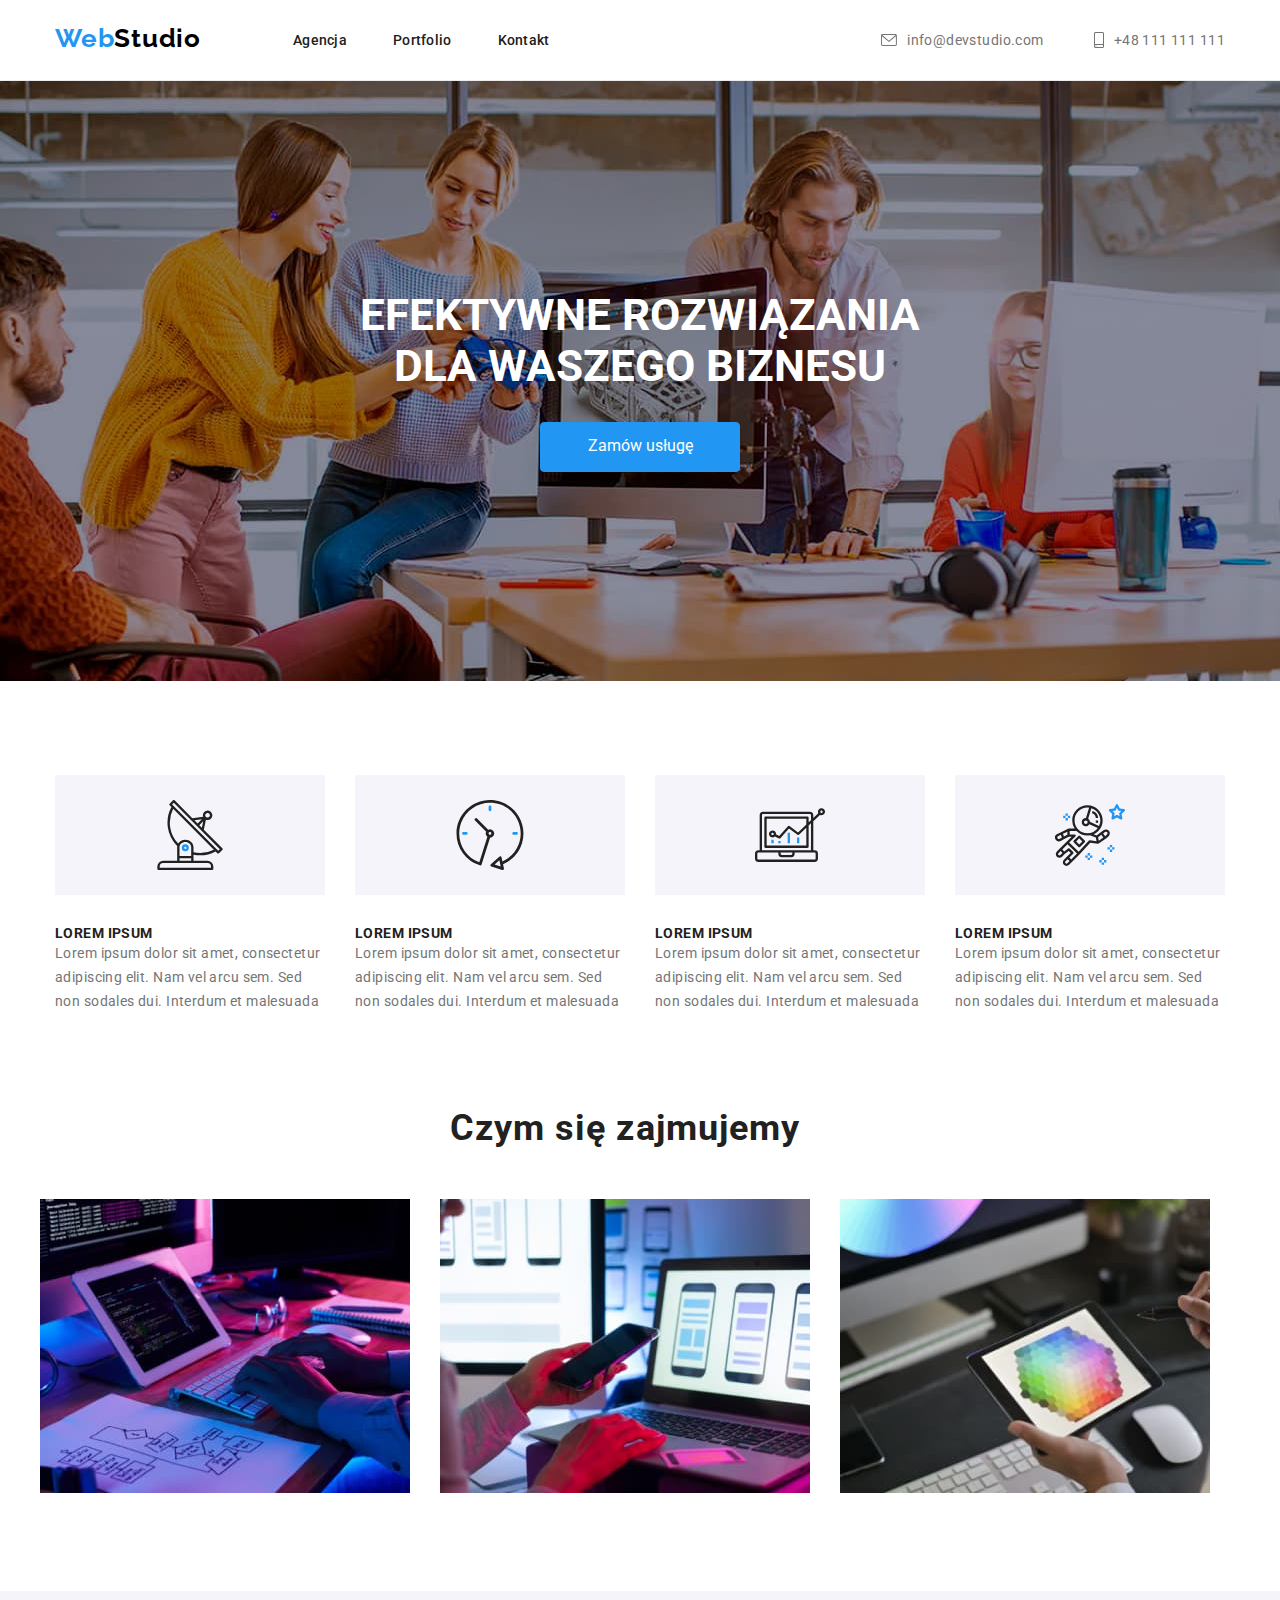
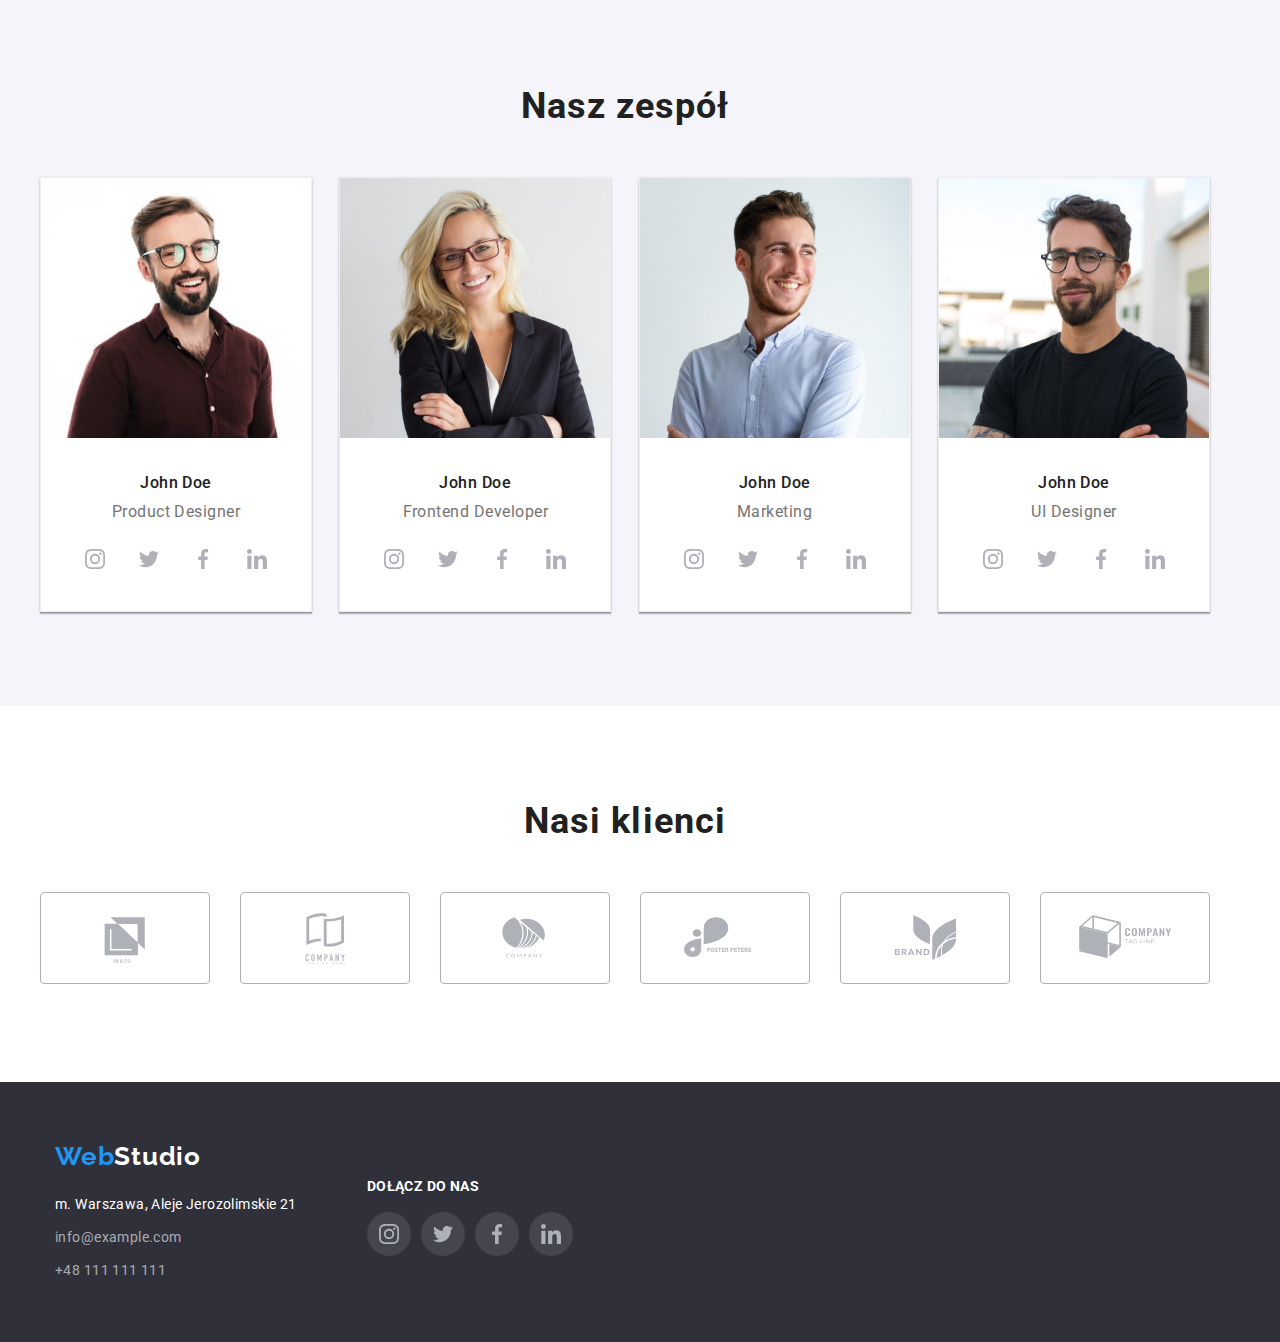
<file: index.html>
<!DOCTYPE html>
<html lang="pl">

<head>
    <meta charset="UTF-8">
    <meta http-equiv="X-UA-Compatible" content="IE=edge">
    <meta name="viewport" content="width=device-width, initial-scale=1.0">
    <link rel="preconnect" href="https://fonts.googleapis.com">
    <link rel="preconnect" href="https://fonts.gstatic.com" crossorigin>
    <link
        href="https://fonts.googleapis.com/css2?family=Raleway:wght@700&family=Roboto:wght@400;500;700;900&display=swap"
        rel="stylesheet">
    <link rel="stylesheet" href="./css/styles.css">
    <title>WebStudio</title>
</head>

<body>
    <header>
        <div class="header-border ">
            <div class="container header-nav">
                <nav class="nav-wrap">
                    <a class="logo-up no-underline" href="./index.html">
                        <span class="logo-front">Web</span>Studio
                    </a>
                    <ul class="menu-wrap">
                        <li><a class="menu-space nav-color active-color no-underline" href="#">Agencja</a></li>
                        <li><a class="menu-space nav-color active-color no-underline"
                                href="./portfolio.html">Portfolio</a></li>
                        <li><a class="nav-color active-color no-underline" href="#">Kontakt</a></li>
                    </ul>
                </nav>
                <ul class="menu-wrap">
                    <li class="flex-icon">
                        <svg width="16" height="12">
                            <use href="./images/icons.svg#icon-envelope"></use>
                        </svg>
                        <a class="mail-space active-color no-underline header-mail-tel"
                            href="mailto:info@example.com">info@devstudio.com</a>
                    </li>
                    <li class="flex-icon">
                        <svg width="10" height="16">
                            <use href="./images/icons.svg#icon-smartphone"></use>
                        </svg>
                        <a class="active-color no-underline header-mail-tel" href="tel:+48111111111">+48 111 111 111</a>
                    </li>
                </ul>
            </div>
        </div>
        <div class="header-title">
            <div class="container">
                <h1 class="style-title">efektywne rozwiązania
                    <span>dla waszego biznesu</span>
                </h1>
                <div class="btn-flex"><button class="btn-style" type="button">Zamów usługę</button></div>
            </div>
            </div>
    </header>
    <main>
        <section class="section-light">
            <ul class=" section-flex container extra-paddig-top">
                <li class="section-space">
                    <div class="bg-icon">
                        <svg width="70" height="70">
                            <use href="./images/icons.svg#icon-antenna-1"></use>
                        </svg>
                    </div>
                    <h2 class="header-second">LOREM IPSUM</h2>
                    <p class="section-p">Lorem ipsum dolor sit amet, consectetur adipiscing elit. Nam vel arcu sem.
                        Sed
                        non sodales dui.
                        Interdum et malesuada</p>

                </li>
                <li class="section-space">
                    <div class="bg-icon">
                        <svg width="70" height="70">
                            <use href="./images/icons.svg#icon-clock-1"></use>
                        </svg>
                    </div>
                    <h2 class="header-second">LOREM IPSUM</h2>
                    <p class="section-p">Lorem ipsum dolor sit amet, consectetur adipiscing elit. Nam vel arcu sem.
                        Sed
                        non sodales dui.
                        Interdum et malesuada</p>
                </li>
                <li class="section-space">
                    <div class="bg-icon">
                        <svg width="70" height="70">
                            <use href="./images/icons.svg#icon-diagram-1"></use>
                        </svg>
                    </div>
                    <h2 class="header-second">LOREM IPSUM</h2>
                    <p class="section-p">Lorem ipsum dolor sit amet, consectetur adipiscing elit. Nam vel arcu sem.
                        Sed
                        non sodales dui.
                        Interdum et malesuada</p>
                </li>
                <li>
                    <div class="bg-icon">
                        <svg width="70" height="70">
                            <use href="./images/icons.svg#icon-astronaut-1"></use>
                        </svg>
                    </div>
                    <h2 class="header-second">LOREM IPSUM</h2>
                    <p class="section-p">Lorem ipsum dolor sit amet, consectetur adipiscing elit. Nam vel arcu sem.
                        Sed non sodales dui.
                        Interdum et malesuada</p>
                </li>
            </ul>
        </section>
        <section class="section-light">
            <div class="section">
                <div class="container">
                    <h2 class="header-second-big">Czym się zajmujemy</h2>
                    <ul class="section-flex">
                        <li>
                            <img src="./images/box1_v1.jpg"
                                alt="Osoba stukająca w klawiaturę. Przed nią znajduje się tablet.7\" width="370"
                                height="294">
                        </li>
                        <li>
                            <img src="./images/box2_v1.jpg"
                                alt="Pani trzymająca telefon w lewej ręce, a prawą dłonią dotycha touchpada laptopa zlokalizowanego przed nią"
                                width="370" height="294">
                        </li>
                        <li>
                            <img src="./images/box3_v1.jpg"
                                alt="Dłonie człowieka trzymającego tablet, na którym wyświetla się pleta kolorów"
                                width="370" height="294">
                        </li>
                    </ul>
                </div>
            </div>
        </section>
        <section class=" section-dark">
            <div class="section">
                <div class="container">
                    <h2 class="header-second-big">Nasz zespół</h2>
                    <ul class="section-flex">
                        <li class="section-figure">
                            <figure>
                                <img src="./images/person1_v1.jpg"
                                    alt="Uśmiechnięty brunet w okularach i brązowej koszuli" width="270" height="260">
                                <figcaption>
                                    <p class="main-description">John Doe</p>
                                    <p class="second-description">Product Designer</p>
                                </figcaption>
                            </figure>
                            <ul class="list-icon">
                                <li class="ellipse-section">
                                    <svg class="icon-position" width="20" height="20">
                                        <use href="./images/icons.svg#icon-instagram-2"></use>
                                    </svg>
                                </li>
                                <li class="ellipse-section">
                                    <svg class="icon-position" width="20" height="20">
                                        <use href="./images/icons.svg#icon-twitter-1"></use>
                                    </svg>
                                </li>
                                <li class="ellipse-section">
                                    <svg class="icon-position" width="20" height="20">
                                        <use href="./images/icons.svg#icon-facebook-1"></use>
                                    </svg>
                                </li>
                                <li class="ellipse-section">
                                    <svg class="icon-position" width="20" height="20">
                                        <use href="./images/icons.svg#icon-linkedin-1"></use>
                                    </svg>
                                </li>
                            </ul>
                        </li>
                        <li class="section-figure">
                            <figure>
                                <img src="./images/person2_v1.jpg"
                                    alt="Uśmiechnięta blondynka w okularach w czarnej marynarce" width="270"
                                    height="260">
                                <figcaption>
                                    <p class="main-description">John Doe</p>
                                    <p class="second-description">Frontend Developer</p>
                                </figcaption>
                            </figure>
                            <ul class="list-icon">
                                <li class="ellipse-section">
                                    <svg class="icon-position" width="20" height="20">
                                        <use href="./images/icons.svg#icon-instagram-2"></use>
                                    </svg>
                                </li>
                                <li class="ellipse-section">
                                    <svg class="icon-position" width="20" height="20">
                                        <use href="./images/icons.svg#icon-twitter-1"></use>
                                    </svg>
                                </li>
                                <li class="ellipse-section">
                                    <svg class="icon-position" width="20" height="20">
                                        <use href="./images/icons.svg#icon-facebook-1"></use>
                                    </svg>
                                </li>
                                <li class="ellipse-section">
                                    <svg class="icon-position" width="20" height="20">
                                        <use href="./images/icons.svg#icon-linkedin-1"></use>
                                    </svg>
                                </li>
                            </ul>
                        </li>
                        <li class="section-figure">
                            <figure>
                                <img src="./images/person3_v1.jpg" alt="Uśmiehnięty brunet patrzyący w prawą stronę"
                                    width="270" height="260">
                                <figcaption>
                                    <p class="main-description">John Doe</p>
                                    <p class="second-description">Marketing</p>
                                </figcaption>
                            </figure>
                            <ul class="list-icon">
                                <li class="ellipse-section">
                                    <svg class="icon-position" width="20" height="20">
                                        <use href="./images/icons.svg#icon-instagram-2"></use>
                                    </svg>
                                </li>
                                <li class="ellipse-section">
                                    <svg class="icon-position" width="20" height="20">
                                        <use href="./images/icons.svg#icon-twitter-1"></use>
                                    </svg>
                                </li>
                                <li class="ellipse-section">
                                    <svg class="icon-position" width="20" height="20">
                                        <use href="./images/icons.svg#icon-facebook-1"></use>
                                    </svg>
                                </li>
                                <li class="ellipse-section">
                                    <svg class="icon-position" width="20" height="20">
                                        <use href="./images/icons.svg#icon-linkedin-1"></use>
                                    </svg>
                                </li>
                            </ul>
                        </li>
                        <li class="section-figure">
                            <figure>
                                <img src="./images/person4_v1.jpg" alt="Brunet w okluarach w czarnej koszulce"
                                    width="270" height="260">
                                <figcaption>
                                    <p class="main-description">John Doe</p>
                                    <p class="second-description">UI Designer</p>
                                </figcaption>
                            </figure>
                            <ul class="list-icon">
                                <li class="ellipse-section">
                                    <svg class="icon-position" width="20" height="20">
                                        <use href="./images/icons.svg#icon-instagram-2"></use>
                                    </svg>
                                </li>
                                <li class="ellipse-section">
                                    <svg class="icon-position" width="20" height="20">
                                        <use href="./images/icons.svg#icon-twitter-1"></use>
                                    </svg>
                                </li>
                                <li class="ellipse-section">
                                    <svg class="icon-position" width="20" height="20">
                                        <use href="./images/icons.svg#icon-facebook-1"></use>
                                    </svg>
                                </li>
                                <li class="ellipse-section">
                                    <svg class="icon-position" width="20" height="20">
                                        <use href="./images/icons.svg#icon-linkedin-1"></use>
                                    </svg>
                                </li>
                            </ul>
                        </li>
                    </ul>
                </div>
            </div>
        </section>
        <section class="section-light">
            <div class="section">
                <div class="container">
                    <h2 class="header-second-big">Nasi klienci</h2>
                    <ul class="section-flex">
                        <li>
                            <svg class="client-icons" width="170" height="92">
                                <use href="./images/icons.svg#icon-Client-1"></use>
                            </svg>
                        </li>
                        <li>
                            <svg class="client-icons" width="170" height="92">
                                <use href="./images/icons.svg#icon-Client-2"></use>
                            </svg>
                        </li>
                        <li>
                            <svg class="client-icons" width="170" height="92">
                                <use href="./images/icons.svg#icon-Client-3"></use>
                            </svg>
                        </li>
                        <li>
                            <svg class="client-icons" width="170" height="92">
                                <use href="./images/icons.svg#icon-Client-4"></use>
                            </svg>
                        </li>
                        <li>
                            <svg class="client-icons" width="170" height="92">
                                <use href="./images/icons.svg#icon-Client-5"></use>
                            </svg>
                        </li>
                        <li>
                            <svg class="client-icons" width="170" height="92">
                                <use href="./images/icons.svg#icon-Client-6"></use>
                            </svg>
                        </li>
                    </ul>
                </div>
            </div>
        </section>
    </main>
    <footer class="footer-style">
        <div class="container flex-footer">
            <div>
                <div class="logo-space">
                    <a class="logo-down logo-studio no-underline" href="./index.html">
                        <span class="logo-front">Web</span>Studio
                    </a>
                </div>
                <address class="footer-address">
                    <ul class="footer-ul">
                        <li class="adress-space">m. Warszawa, Aleje Jerozolimskie 21</li>
                        <li class="adress-space">
                            <a class="active-color no-underline footer-mail-tel"
                                href="mailto:info@example.com">info@example.com</a>
                        </li>
                        <li>
                            <a class="active-color no-underline footer-mail-tel" href="tel:+48111111111">+48 111 111
                                111</a>
                        </li>
                    </ul>
                </address>
            </div>
            <div class="join-us">
                <h3 class="fotter-h3">dołącz do nas</h3>
                <ul class="list-icon-footer ">
                    <li class="ellipse-footer icon-sopace">
                        <svg class="icon-position" width="20" height="20">
                            <use href="./images/icons.svg#icon-instagram-2"></use>
                        </svg>
                    </li>
                    <li class="ellipse-footer icon-sopace">
                        <svg class="icon-position" width="20" height="20">
                            <use href="./images/icons.svg#icon-twitter-1"></use>
                        </svg>
                    </li>
                    <li class="ellipse-footer icon-sopace">
                        <svg class="icon-position" width="20" height="20">
                            <use href="./images/icons.svg#icon-facebook-1"></use>
                        </svg>
                    </li>
                    <li class="ellipse-footer">
                        <svg class="icon-position" width="20" height="20">
                            <use href="./images/icons.svg#icon-linkedin-1"></use>
                        </svg>
                    </li>
                </ul>
            </div>
        </div>
    </footer>
</body>

</html>
</file>
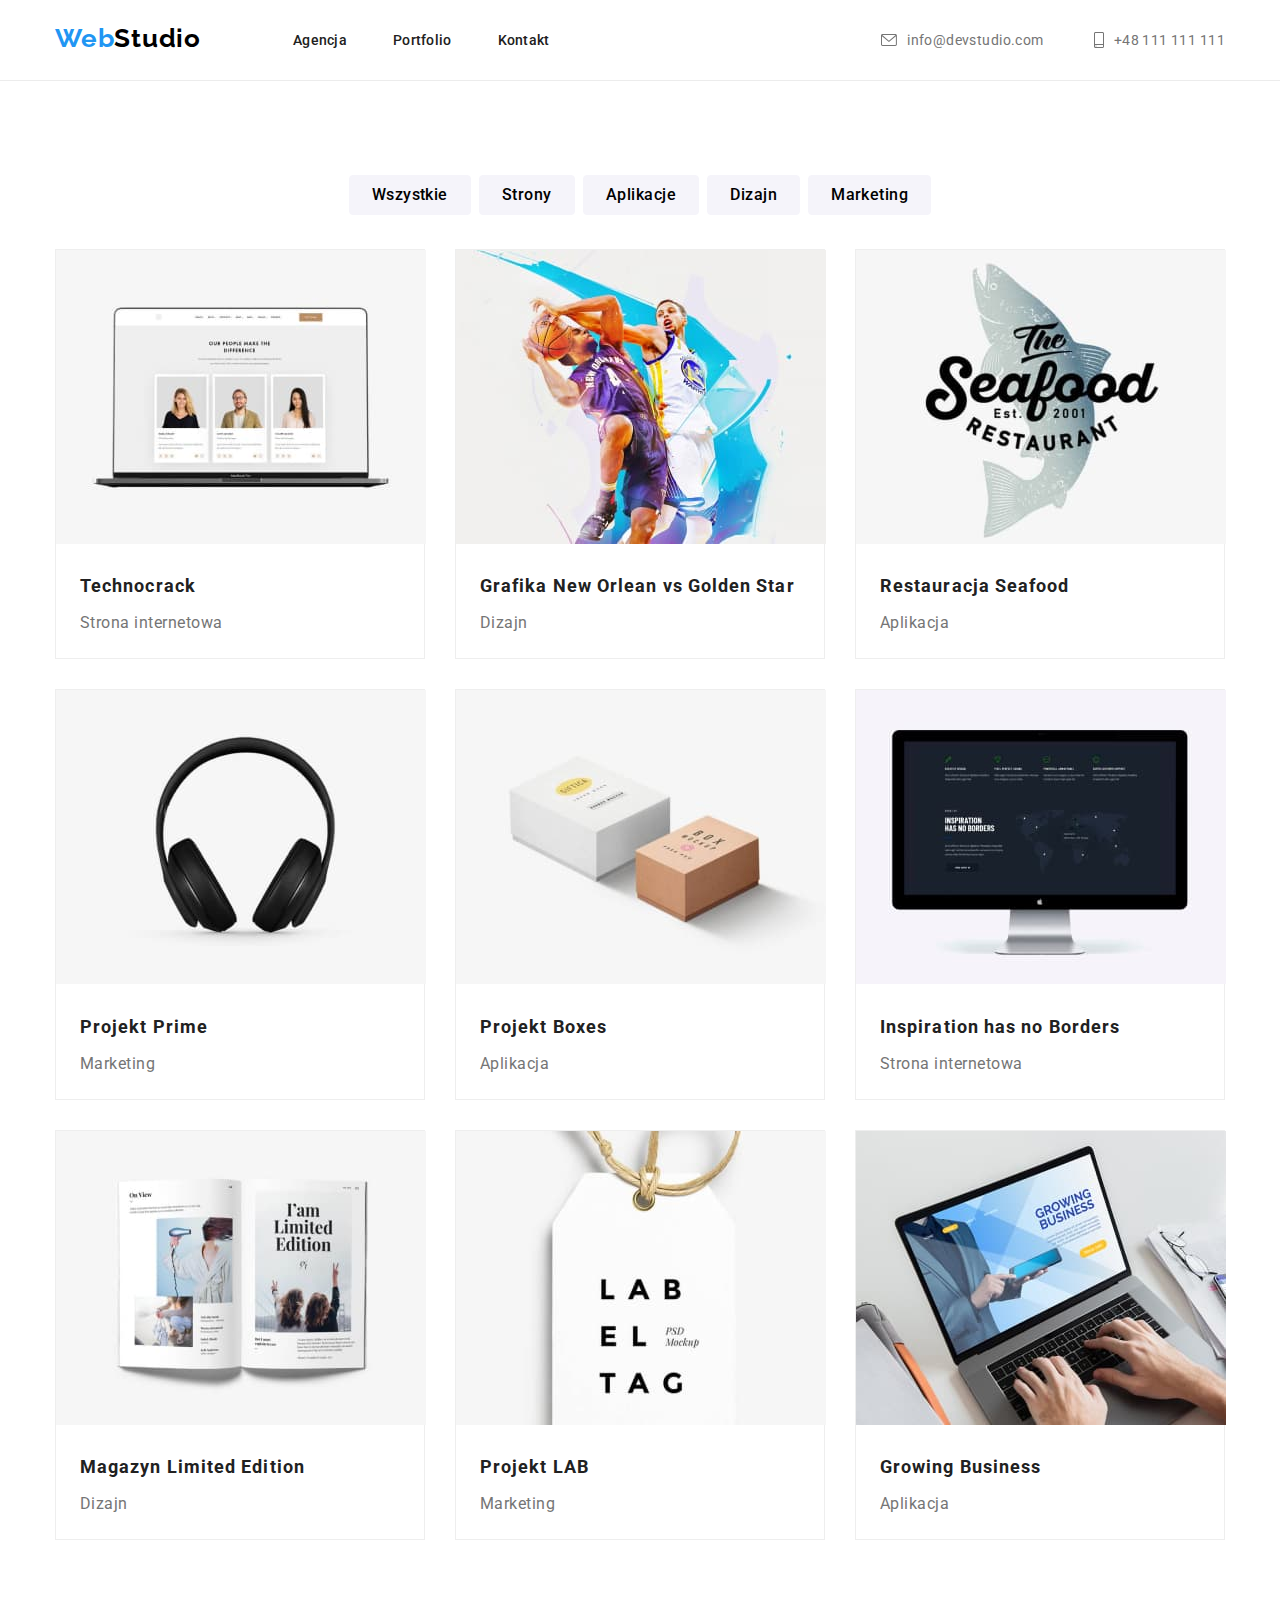
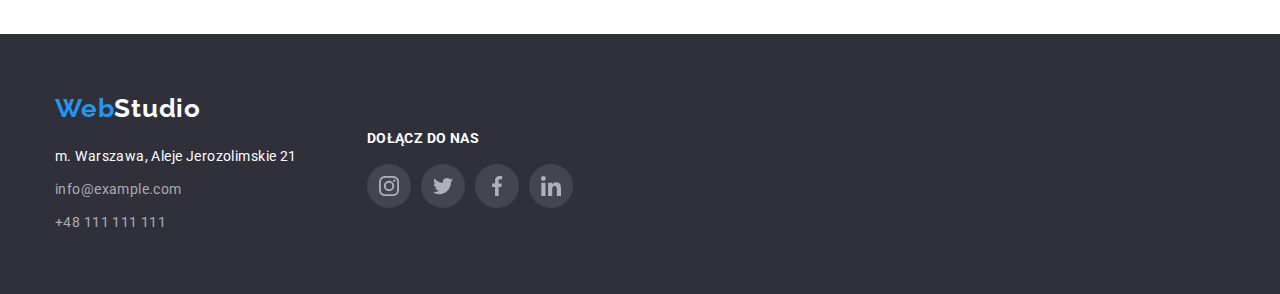
<file: portfolio.html>
<!DOCTYPE html>
<html lang="pl">

<head>
    <meta charset="UTF-8">
    <meta http-equiv="X-UA-Compatible" content="IE=edge">
    <meta name="viewport" content="width=device-width, initial-scale=1.0">
    <link
        href="https://fonts.googleapis.com/css2?family=Raleway:wght@700&family=Roboto:wght@400;500;700;900&display=swap"
        rel="stylesheet">
    <link rel="stylesheet" href="./css/styles.css">
    <title>WebStudio-Portfoio</title>
</head>

<body>
    <header>
        <div class="header-border ">
            <div class="container header-nav">
                <nav class="nav-wrap">
                    <a class="logo-up no-underline" href="./index.html">
                        <span class="logo-front">Web</span>Studio
                    </a>
                    <ul class="menu-wrap">
                        <li><a class="menu-space nav-color active-color no-underline" href="#">Agencja</a></li>
                        <li><a class="menu-space nav-color active-color no-underline"
                                href="./portfolio.html">Portfolio</a>
                        </li>
                        <li><a class="nav-color active-color no-underline" href="#">Kontakt</a></li>
                    </ul>
                </nav>
                <ul class="menu-wrap">
                    <li class="flex-icon">
                        <svg width="16" height="12">
                            <use href="./images/icons.svg#icon-envelope"></use>
                        </svg>
                        <a class="mail-space active-color no-underline header-mail-tel"
                            href="mailto:info@example.com">info@devstudio.com</a>
                    </li>
                    <li class="flex-icon">
                        <svg width="10" height="16">
                            <use href="./images/icons.svg#icon-smartphone"></use>
                        </svg>
                        <a class="active-color no-underline header-mail-tel" href="tel:+48111111111">+48 111 111 111</a>
                    </li>
                </ul>
            </div>
        </div>
    </header>
    <main>
        <div class="container">
            <ul class="ul-btn">
                <li><button class="btn-portfolio btn-space" type="button">Wszystkie</button></li>
                <li><button class="btn-portfolio btn-space" type="button">Strony</button></li>
                <li><button class="btn-portfolio btn-space" type="button">Aplikacje</button></li>
                <li><button class="btn-portfolio btn-space" type="button">Dizajn</button></li>
                <li><button class="btn-portfolio" type="button">Marketing</button></li>
            </ul>

            <ul class="card-set">
                <li>
                    <figure class="section-figure-card card-set-width">
                        <img src="./images/technocrack_v1.jpg"
                            alt="Wizualizacja strony internetowej. Zdjęcia trzech osób z opisami." width="370"
                            height="294">
                        <figcaption>
                            <p class="main-description-portfolio">Technocrack</p>
                            <p class="second-description-portfolio">Strona internetowa</p>
                        </figcaption>
                    </figure>
                </li>
                <li>
                    <figure class="section-figure-card card-set-width">
                        <img src="./images/golden_star_v1.jpg" alt="Dwóch koszykarzy walczy o piłkę." width="370"
                            height="294">
                        <figcaption>
                            <p class="main-description-portfolio">Grafika New Orlean vs Golden Star</p>
                            <p class="second-description-portfolio">Dizajn</p>
                        </figcaption>
                    </figure>
                </li>
                <li>
                    <figure class="section-figure-card card-set-width">
                        <img src="./images/seefood_v1.jpg" alt="Nazwa restauruacji The Seafood z rybą w title"
                            width="370" height="294">
                        <figcaption>
                            <p class="main-description-portfolio">Restauracja Seafood</p>
                            <p class="second-description-portfolio">Aplikacja</p>
                        </figcaption>
                    </figure>
                </li>
                <li>
                    <figure class="section-figure-card card-set-width">
                        <img src="./images/projekt_prime_v1.jpg" alt="Czarne słuchawki nauszne" width="370"
                            height="294">
                        <figcaption>
                            <p class="main-description-portfolio">Projekt Prime</p>
                            <p class="second-description-portfolio">Marketing</p>
                        </figcaption>
                    </figure>
                </li>
                <li>
                    <figure class="section-figure-card card-set-width">
                        <img src="./images/projekt_boxes_v1.jpg"
                            alt="Dwa pudłka. Jedno większe pudeło koloru białego a drugie mniejsze koloru brązowego"
                            width="370" height="294">
                        <figcaption>
                            <p class="main-description-portfolio">Projekt Boxes</p>
                            <p class="second-description-portfolio">Aplikacja</p>
                        </figcaption>
                    </figure>
                </li>
                <li>
                    <figure class="section-figure-card card-set-width">
                        <img src="./images/no_borders_v1.jpg" alt="Czarny ekran monitora z białymi drobnymi napisami"
                            width="370" height="294">
                        <figcaption>
                            <p class="main-description-portfolio">Inspiration has no Borders</p>
                            <p class="second-description-portfolio">Strona internetowa</p>
                        </figcaption>
                    </figure>
                </li>
                <li>
                    <figure class="section-figure-card card-set-width">
                        <img src="./images/magazyn_v1.jpg" alt="Otwarty magazyn z dużymi zdjęciami i krótkimi opisami"
                            width="370" height="294">
                        <figcaption>
                            <p class="main-description-portfolio">Magazyn Limited Edition</p>
                            <p class="second-description-portfolio">Dizajn</p>
                        </figcaption>
                    </figure>
                </li>
                <li>
                    <figure class="section-figure-card card-set-width">
                        <img src="./images/projekt_lab_v1.jpg" alt="Metka z napisem Lab el tag" width="370"
                            height="294">
                        <figcaption>
                            <p class="main-description-portfolio">Projekt LAB</p>
                            <p class="second-description-portfolio">Marketing</p>
                        </figcaption>
                    </figure>
                </li>
                <li>
                    <figure class="section-figure-card card-set-width">
                        <img src="./images/growing_v1.jpg" alt="Dłonie osoby stukające w klawiaturę laptopa."
                            width="370" height="294">
                        <figcaption>
                            <p class="main-description-portfolio">Growing Business</p>
                            <p class="second-description-portfolio">Aplikacja</p>
                        </figcaption>
                    </figure>
                </li>
            </ul>
        </div>
    </main>
    <footer class="footer-style">
        <div class="container flex-footer">
            <div>
                <div class="logo-space">
                    <a class="logo-down logo-studio no-underline" href="./index.html">
                        <span class="logo-front">Web</span>Studio
                    </a>
                </div>
                <address class="footer-address">
                    <ul class="footer-ul">
                        <li class="adress-space">m. Warszawa, Aleje Jerozolimskie 21</li>
                        <li class="adress-space">
                            <a class="active-color no-underline footer-mail-tel"
                                href="mailto:info@example.com">info@example.com</a>
                        </li>
                        <li>
                            <a class="active-color no-underline footer-mail-tel" href="tel:+48111111111">+48 111 111
                                111</a>
                        </li>
                    </ul>
                </address>
            </div>
            <div class="join-us">
                <h3 class="fotter-h3">dołącz do nas</h3>
                <ul class="list-icon-footer ">
                    <li class="ellipse-footer icon-sopace">
                        <svg class="icon-position" width="20" height="20">
                            <use href="./images/icons.svg#icon-instagram-2"></use>
                        </svg>
                    </li>
                    <li class="ellipse-footer icon-sopace">
                        <svg class="icon-position" width="20" height="20">
                            <use href="./images/icons.svg#icon-twitter-1"></use>
                        </svg>
                    </li>
                    <li class="ellipse-footer icon-sopace">
                        <svg class="icon-position" width="20" height="20">
                            <use href="./images/icons.svg#icon-facebook-1"></use>
                        </svg>
                    </li>
                    <li class="ellipse-footer">
                        <svg class="icon-position" width="20" height="20">
                            <use href="./images/icons.svg#icon-linkedin-1"></use>
                        </svg>
                    </li>
                </ul>
            </div>
        </div>
    </footer>
</body>

</html>
</file>
<file: css/styles.css>
/*! modern-normalize v1.1.0 | MIT License | https://github.com/sindresorhus/modern-normalize */

/*
Document
========
*/

/**
Use a better box model (opinionated).
*/

*,
::before,
::after {
	box-sizing: border-box;
}

/**
1. Correct the line height in all browsers.
2. Prevent adjustments of font size after orientation changes in iOS.
3. Use a more readable tab size (opinionated).
*/

html {
	line-height: 1.15; /* 1 */
	-webkit-text-size-adjust: 100%; /* 2 */
	-moz-tab-size: 4; /* 3 */
	tab-size: 4; /* 3 */
}

/*
Sections
========
*/

/**
1. Remove the margin in all browsers.
2. Improve consistency of default fonts in all browsers. (https://github.com/sindresorhus/modern-normalize/issues/3)
*/

body {
	margin: 0; /* 1 */
	font-family: system-ui, -apple-system, /* Firefox supports this but not yet `system-ui` */ 'Segoe UI', Roboto,
		Helvetica, Arial, sans-serif, 'Apple Color Emoji', 'Segoe UI Emoji'; /* 2 */
}

/*
Grouping content
================
*/

/**
1. Add the correct height in Firefox.
2. Correct the inheritance of border color in Firefox. (https://bugzilla.mozilla.org/show_bug.cgi?id=190655)
*/

hr {
	height: 0; /* 1 */
	color: inherit; /* 2 */
}

/*
Text-level semantics
====================
*/

/**
Add the correct text decoration in Chrome, Edge, and Safari.
*/

abbr[title] {
	text-decoration: underline dotted;
}

/**
Add the correct font weight in Edge and Safari.
*/

b,
strong {
	font-weight: bolder;
}

/**
1. Improve consistency of default fonts in all browsers. (https://github.com/sindresorhus/modern-normalize/issues/3)
2. Correct the odd 'em' font sizing in all browsers.
*/

code,
kbd,
samp,
pre {
	font-family: ui-monospace, SFMono-Regular, Consolas, 'Liberation Mono', Menlo, monospace; /* 1 */
	font-size: 1em; /* 2 */
}

/**
Add the correct font size in all browsers.
*/

small {
	font-size: 80%;
}

/**
Prevent 'sub' and 'sup' elements from affecting the line height in all browsers.
*/

sub,
sup {
	font-size: 75%;
	line-height: 0;
	position: relative;
	vertical-align: baseline;
}

sub {
	bottom: -0.25em;
}

sup {
	top: -0.5em;
}

/*
Tabular data
============
*/

/**
1. Remove text indentation from table contents in Chrome and Safari. (https://bugs.chromium.org/p/chromium/issues/detail?id=999088, https://bugs.webkit.org/show_bug.cgi?id=201297)
2. Correct table border color inheritance in Chrome and Safari. (https://bugs.chromium.org/p/chromium/issues/detail?id=935729, https://bugs.webkit.org/show_bug.cgi?id=195016)
*/

table {
	text-indent: 0; /* 1 */
	border-color: inherit; /* 2 */
}

/*
Forms
=====
*/

/**
1. Change the font styles in all browsers.
2. Remove the margin in Firefox and Safari.
*/

button,
input,
optgroup,
select,
textarea {
	font-family: inherit; /* 1 */
	font-size: 100%; /* 1 */
	line-height: 1.15; /* 1 */
	margin: 0; /* 2 */
}

/**
Remove the inheritance of text transform in Edge and Firefox.
*/

button,
select {
	text-transform: none;
}

/**
Correct the inability to style clickable types in iOS and Safari.
*/

button,
[type='button'],
[type='reset'],
[type='submit'] {
	-webkit-appearance: button;
}

/**
Remove the inner border and padding in Firefox.
*/

::-moz-focus-inner {
	border-style: none;
	padding: 0;
}

/**
Restore the focus styles unset by the previous rule.
*/

:-moz-focusring {
	outline: 1px dotted ButtonText;
}

/**
Remove the additional ':invalid' styles in Firefox.
See: https://github.com/mozilla/gecko-dev/blob/2f9eacd9d3d995c937b4251a5557d95d494c9be1/layout/style/res/forms.css#L728-L737
*/

:-moz-ui-invalid {
	box-shadow: none;
}

/**
Remove the padding so developers are not caught out when they zero out 'fieldset' elements in all browsers.
*/

legend {
	padding: 0;
}

/**
Add the correct vertical alignment in Chrome and Firefox.
*/

progress {
	vertical-align: baseline;
}

/**
Correct the cursor style of increment and decrement buttons in Safari.
*/

::-webkit-inner-spin-button,
::-webkit-outer-spin-button {
	height: auto;
}

/**
1. Correct the odd appearance in Chrome and Safari.
2. Correct the outline style in Safari.
*/

[type='search'] {
	-webkit-appearance: textfield; /* 1 */
	outline-offset: -2px; /* 2 */
}

/**
Remove the inner padding in Chrome and Safari on macOS.
*/

::-webkit-search-decoration {
	-webkit-appearance: none;
}

/**
1. Correct the inability to style clickable types in iOS and Safari.
2. Change font properties to 'inherit' in Safari.
*/

::-webkit-file-upload-button {
	-webkit-appearance: button; /* 1 */
	font: inherit; /* 2 */
}

/*
Interactive
===========
*/

/*
Add the correct display in Chrome and Safari.
*/

summary {
	display: list-item;
}

/* moje sytlowanie */

:root {
	--main-black: rgba(33, 33, 33, 1);
	--active-color: rgba(33, 150, 243, 1);
	--main-white: rgba(255, 255, 255, 1);
	--main-grey: rgba(117, 117, 117, 1);
	--darker-white: rgba(245, 244, 250, 1);
}

body {
	font-family: 'Roboto', sans-serif;
	color: var(--main-black);
}

h1,
h2,
p,
ul,
figure {
	margin: 0;
	padding: 0;
}

.container {
	margin: 0 auto;
	max-width: 1200px;
	width: 100%;
	padding: 0 15px;
}
/* style header  */

.header-border {
	border-bottom: 1px solid #ececec;
}
/* menu */
.header-nav {
	display: flex;
	justify-content: space-between;
	align-items: center;
	background-color: var(--main-white);
}

.no-underline {
	text-decoration: none;
}

.no-dots {
	list-style: none;
}

.logo-up {
	margin: 24px 93px 25px 0;
	font-size: 26px;
	font-family: 'Raleway', sans-serif;
	color: rgba(0, 0, 0, 1);
	height: 31px;
	width: 145px;
	font-weight: bold;
	letter-spacing: 0.03em;
}
.logo-front {
	color: var(--active-color);
}

.logo-studio {
	color: rgba(255, 255, 255, 1);
}
.nav-wrap {
	display: flex;
	align-items: center;
	font-size: 14px;
	font-weight: 500;
	letter-spacing: 0.02em;
	line-height: 1.1428;
}

.menu-space {
	margin-right: 46px;
}
.menu-wrap {
	display: flex;
	list-style: none;
	align-items: center;
}
.nav-color {
	color: var(--main-black);
}
.flex-icon {
	display: flex;
	align-items: center;
}
.flex-icon:hover{
	--color1: var(--active-color);
	cursor: pointer;
}

.header-mail-tel {
	margin-left: 10px;
	color: var(--main-grey);
	font-size: 14px;
	line-height: 1.7143;
	letter-spacing: 0.03em;
}

.mail-space {
	margin-right: 50px;
}
.active-color:hover {
	color: var(--active-color);
	cursor: pointer;
}
.active-color:active {
	color: var(--active-color);
	cursor: pointer;
}

/* nagłówek */
.header-title {
	display: flex;
	flex-direction: column;
	justify-content: center;
	align-items: center;
	height: 600px;
	/* background-color: rgba(47, 48, 58, 0.4); */
	background-image: url(../images/bg-title_v1.jpg);
	background-size: 1600px 600px;
	background-position: center;
	background-repeat: no-repeat;
}
.style-title {
	display: flex;
	flex-direction: column;
	text-align: center;
	font-size: 44px;
	text-transform: uppercase;
	color: var(--main-white);
}

.btn-flex {
	display: flex;
	justify-content: center;
}

.btn-style {
	margin-top: 30px;
	font-family: 'Roboto', sans-serif;
	font-size: 16px;
	width: 200px;
	height: 50px;
	background-color: var(--active-color);
	color: var(--main-white);
	border-radius: 4px;
	border: 1px solid var(--active-color);
	box-shadow: 0px 4px 4px rgba(0, 0, 0, 0.15);
}

.btn-style:hover {
	cursor: pointer;
}
.btn-style:active {
	cursor: pointer;
}
/* style main */

.section {
	padding-top: 94px;
	padding-bottom: 94px;
	margin-right: 30px;
}
.section-flex {
	display: flex;
	justify-content: space-between;
	list-style: none;
}

.section-light {
	list-style: none;
	background-color: var(--main-white);
}

.extra-paddig-top {
	padding-top: 94px;
}

.section-space {
	margin-right: 30px;
}

.bg-icon {
	display: flex;
	justify-content: center;
	align-items: center;
	margin-bottom: 30px;
	height: 120px;
	width: 270px;
	background-color: var(--darker-white);
}
.header-second {
	font-weight: bold;
	font-size: 14px;
	line-height: 1.1428;
	letter-spacing: 0.03em;
	text-transform: uppercase;
}

.section-p {
	font-size: 14px;
	line-height: 1.7143;
	letter-spacing: 0.03em;
	color: rgba(117, 117, 117, 1);
}

.header-second-big {
	margin-bottom: 50px;
	font-weight: bold;
	font-size: 36px;
	line-height: 1.1667;
	text-align: center;
	letter-spacing: 0.03em;
}

.section-dark {
	background-color: var(--darker-white);
}

.section-figure {
	background-color: var(--main-white);
	border: 1px solid #eeeeee;
	box-shadow: 0px 1px 3px rgba(0, 0, 0, 0.12), 0px 1px 1px rgba(0, 0, 0, 0.14), 0px 2px 1px rgba(0, 0, 0, 0.2);
}

.list-icon {
	display: flex;
	justify-content: space-between;
	margin: 0 32px;
	padding-bottom: 30px;
	list-style: none;
}
.main-description {
	margin-top: 30px;
	margin-bottom: 10px;
	font-weight: 500;
	font-size: 16px;
	line-height: 1.1875;
	text-align: center;
	letter-spacing: 0.03em;
}
.second-description {
	padding-bottom: 16px;
	font-size: 16px;
	line-height: 1.1875;
	text-align: center;
	letter-spacing: 0.03em;
	color: var(--main-grey);
}

.client-icons {
	border: 1px solid #afb1b8;
	border-radius: 4px;
}
.client-icons:hover{
	border: 1px solid var(--active-color);
	--color2: var(--active-color);
	cursor: pointer;
	
}

.ellipse-section {
	width: 44px;
	height: 44px;
	border-radius: 50%;
	background-color: var(--main-white);
	/* background-color: red; */
}
.ellipse-section:hover{
	background-color: var(--active-color);
	--color2: var(--main-white);
	cursor: pointer;
}

/* style footer */
.footer-style {
	display: flex;
	flex-direction: column;
	justify-content: space-between;
	background-color: rgba(47, 48, 58, 1);
}
.flex-footer {
	display: flex;
}
.logo-space {
	padding-top: 60px;
	margin-bottom: 20px;
}
.logo-down {
	font-size: 26px;
	font-family: 'Raleway', sans-serif;
	color: var(--main-white);
	height: 31px;
	width: 145px;
	font-weight: bold;
	letter-spacing: 0.03em;
}

.footer-ul {
	display: flex;
	flex-direction: column;
	list-style: none;
	padding-bottom: 60px;
}
.footer-address {
	color: var(--main-white);
	font-size: 14px;
	line-height: 1.7143;
	font-style: normal;
	letter-spacing: 0.03em;
}

.footer-mail-tel {
	color: rgba(255, 255, 255, 0.6);
	font-size: 14px;
	line-height: 1.7143;
	letter-spacing: 0.03em;
}

.adress-space {
	margin-bottom: 9px;
}

.fotter-h3 {
	color: var(--main-white);
	text-transform: uppercase;
	font-weight: bold;
	font-size: 14px;
	line-height: 0.6875;
	letter-spacing: 0.03em;
	margin-bottom: 20px;
}

.join-us {
	display: flex;
	flex-direction: column;
	justify-content: center;
	padding-left: 70px;
}
.list-icon-footer {
	display: flex;
	list-style: none;
}
.ellipse-footer {
	width: 44px;
	height: 44px;
	border-radius: 50%;
	background-color: rgba(255, 255, 255, 0.1);
}
.ellipse-footer:hover{
background-color: var(--active-color);
	--color2: var(--main-white);
	cursor: pointer;
}
.icon-position {
	margin: 12px;
}
.icon-sopace{
	margin-right: 10px;
}
/* portfolio */

.ul-btn {
	display: flex;
	justify-content: center;
	list-style: none;
	padding-top: 94px;
	margin-bottom: 34px;
}
.btn-space {
	margin-right: 8px;
}
.btn-portfolio {
	font-family: 'Roboto', sans-serif;
	background-color: var(--darker-white);
	font-weight: 500;
	font-size: 16px;
	line-height: 1.625;
	text-align: center;
	letter-spacing: 0.03em;
	border-radius: 4px;
	padding: 6px 22px;
	border: 1px solid var(--darker-white);
}

.btn-portfolio:hover,
.btn-portfolio:active,
.btn-portfolio:focus {
	background-color: var(--active-color);
	color: var(--main-white);
	border: 1px solid var(--active-color);
	cursor: pointer;
	box-shadow: 0px 3px 1px rgba(0, 0, 0, 0.1), 0px 1px 2px rgba(0, 0, 0, 0.08), 0px 2px 2px rgba(0, 0, 0, 0.12);
}

.card-set {
	display: flex;
	list-style: none;
	flex-wrap: wrap;
	gap: 30px;
	padding-bottom: 94px;
}
.card-set-width {
	max-width: 370px;
}
.main-description-portfolio {
	margin-top: 20px;
	margin-bottom: 4px;
	padding-left: 24px;
	font-size: 18px;
	font-weight: bold;
	line-height: 18px;
	line-height: 2;
	letter-spacing: 0.06em;
}
.second-description-portfolio {
	padding-bottom: 20px;
	padding-left: 24px;
	line-height: 16px;
	line-height: 1.875;
	letter-spacing: 0.03em;
	color: var(--main-grey);
}

.section-figure-card {
	background-color: var(--main-white);
	border: 1px solid #eeeeee;
}

.section-figure-card:hover {
	box-shadow: 0px 1px 1px rgba(0, 0, 0, 0.12), 0px 4px 4px rgba(0, 0, 0, 0.06), 1px 4px 6px rgba(0, 0, 0, 0.16);
}
</file>
